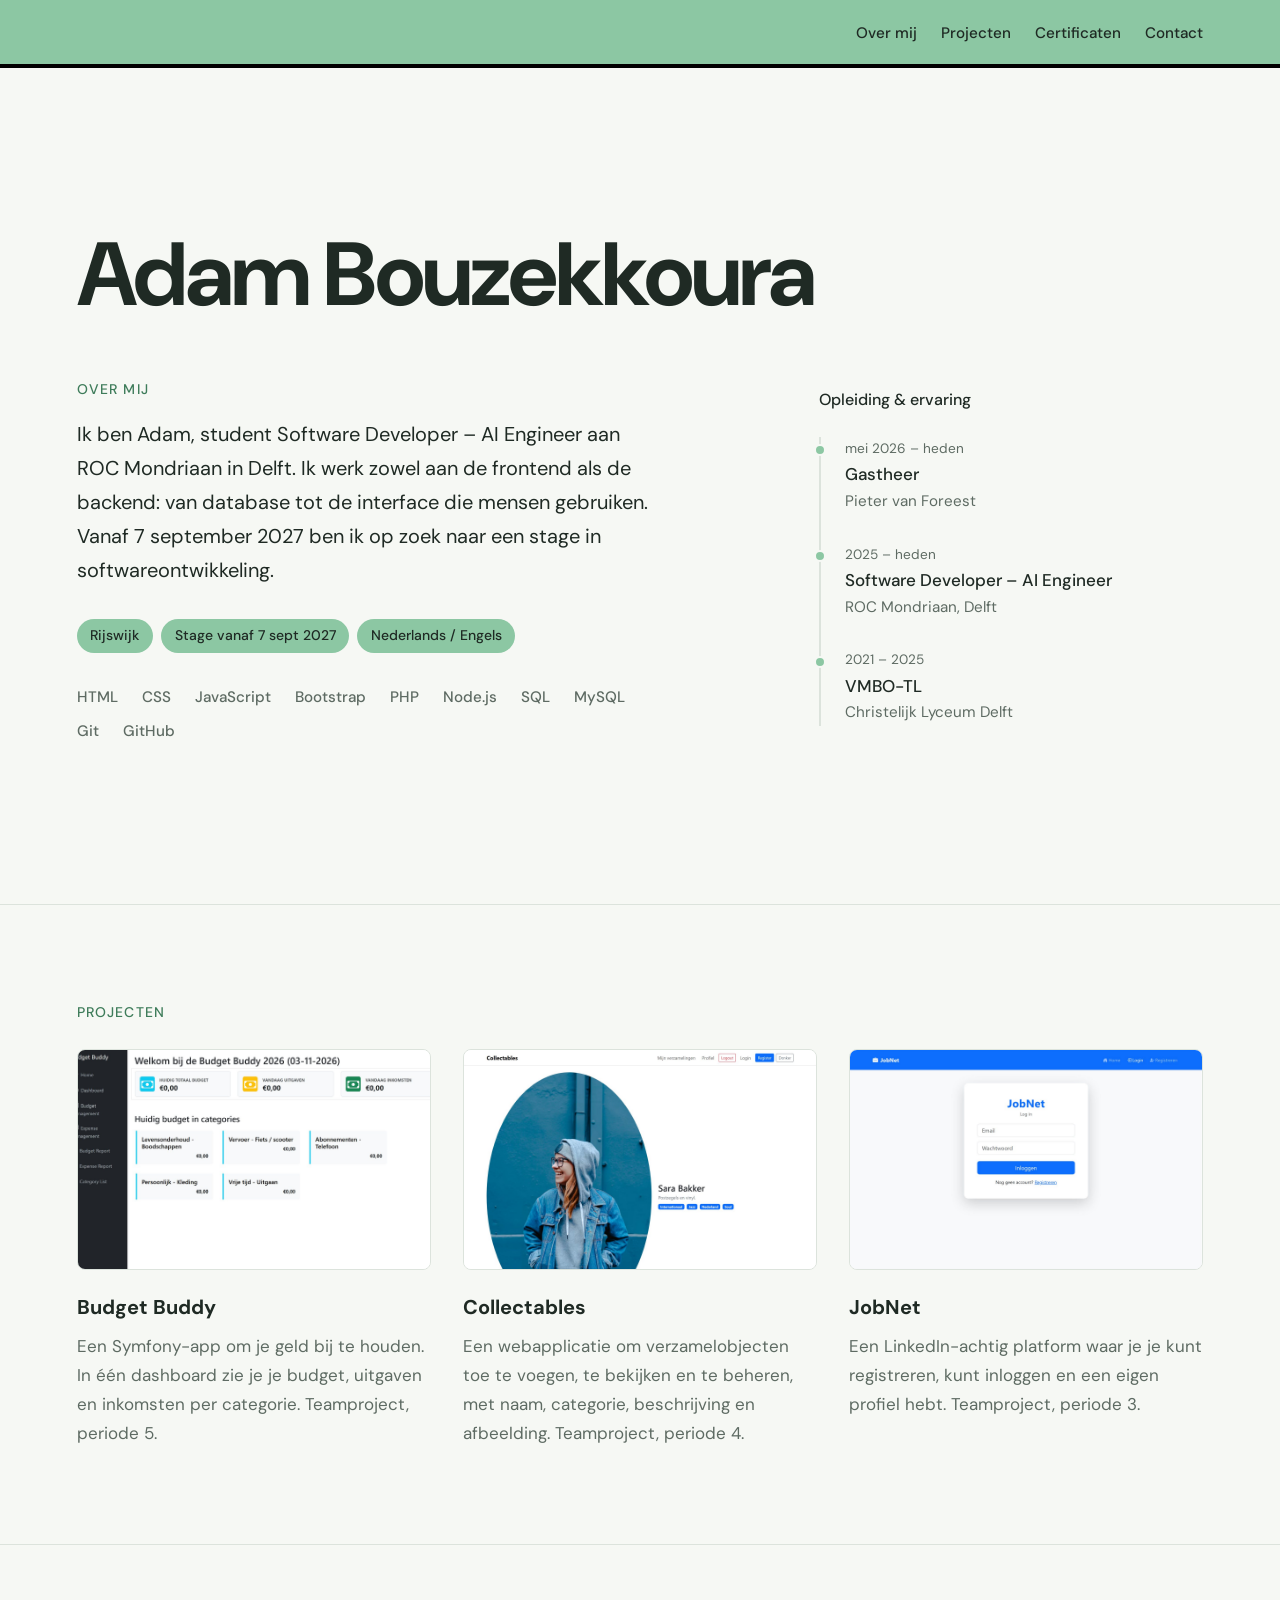
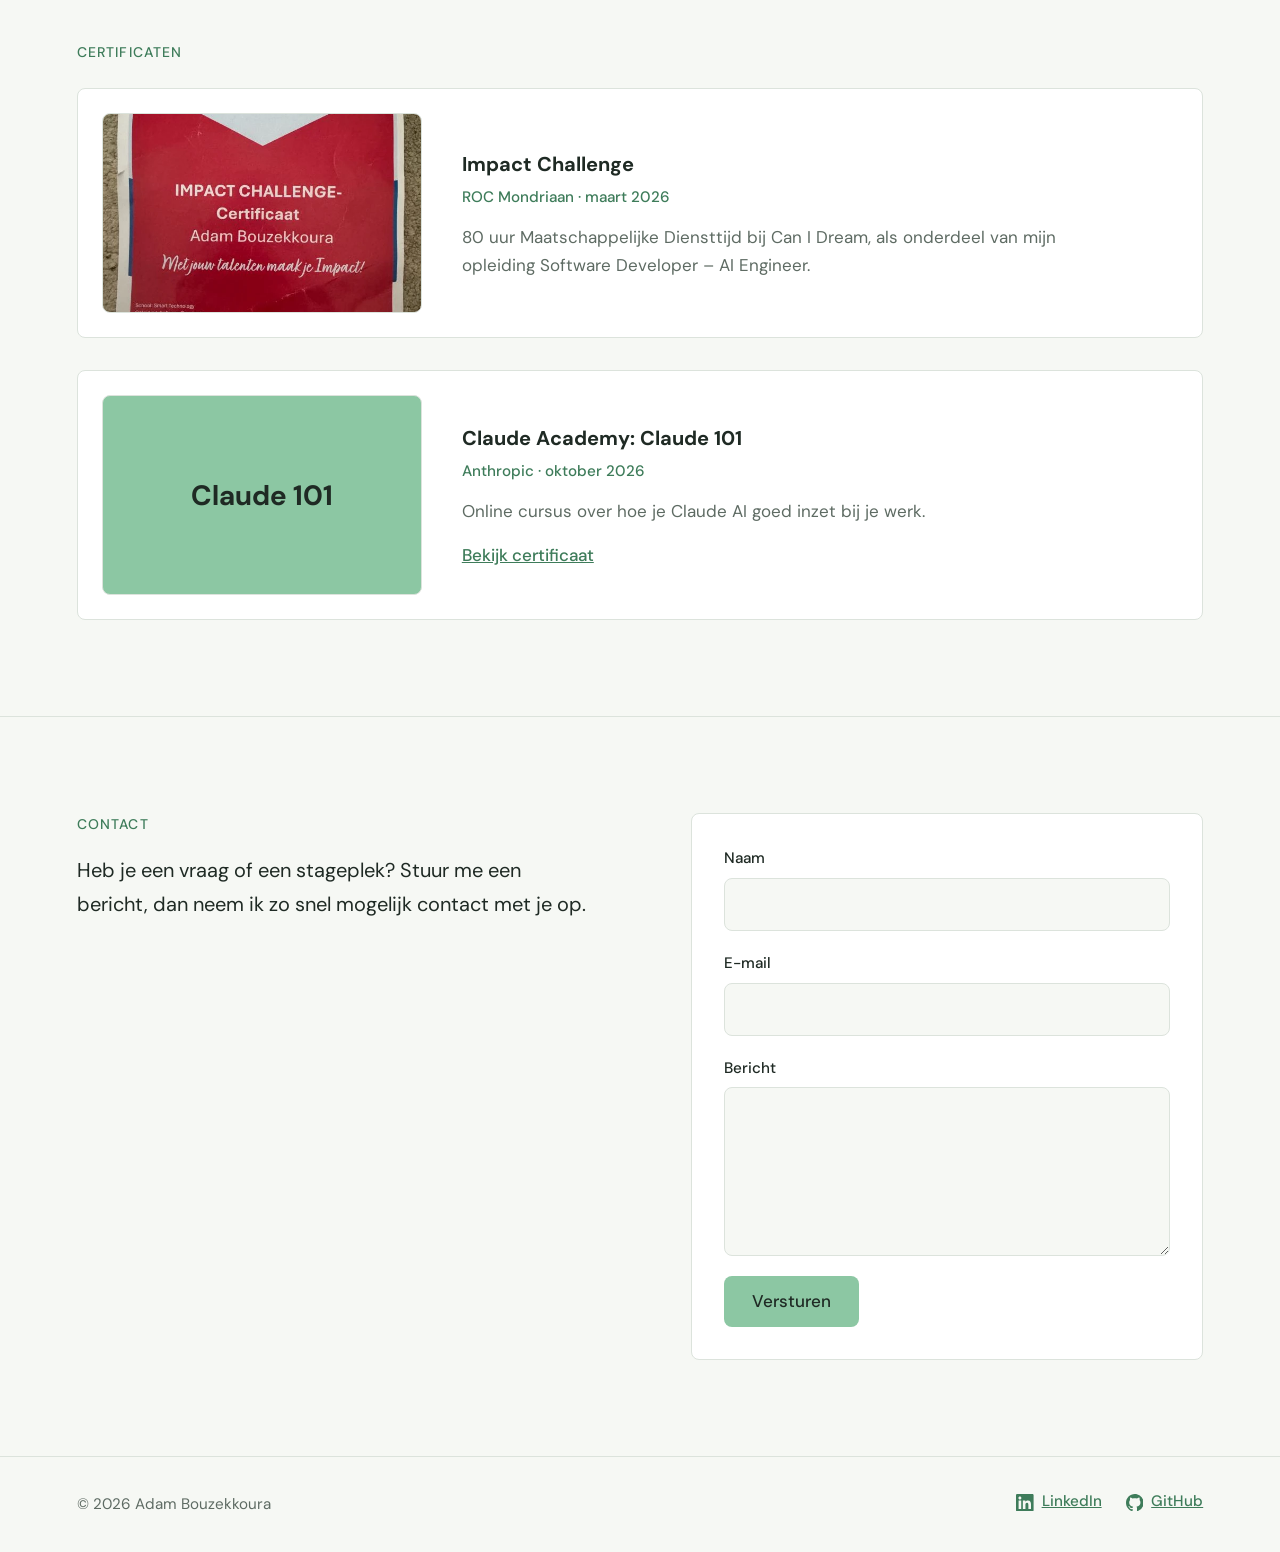
<file: index.html>
<!DOCTYPE html>
<html lang="nl">
<head>
  <meta charset="UTF-8">
  <meta name="viewport" content="width=device-width, initial-scale=1.0">
  <title>Adam Bouzekkoura | Portfolio</title>
  <meta name="description" content="Portfolio van Adam Bouzekkoura, student Software Developer – AI Engineer aan ROC Mondriaan in Delft.">

  <link rel="preconnect" href="https://fonts.googleapis.com">
  <link rel="preconnect" href="https://fonts.gstatic.com" crossorigin>
  <link href="https://fonts.googleapis.com/css2?family=DM+Sans:wght@400;500;700&display=swap" rel="stylesheet">
  <link rel="stylesheet" href="css/style.css">
</head>
<body>

  <header class="site-header">
    <div class="container header-inner">
      <nav aria-label="Hoofdmenu">
        <ul class="nav-list">
          <li><a href="#over-mij">Over mij</a></li>
          <li><a href="#projecten">Projecten</a></li>
          <li><a href="#certificaten">Certificaten</a></li>
          <li><a href="#contact">Contact</a></li>
        </ul>
      </nav>
    </div>
  </header>

  <main>

    <!-- Over mij -->
    <section id="over-mij" class="section">
      <div class="container about">

        <h1 class="name">Adam Bouzekkoura</h1>

        <div class="about-text">
          <h2 class="section-title">Over mij</h2>
          <p class="intro">
            Ik ben Adam, student Software Developer &ndash; AI Engineer aan ROC Mondriaan in Delft.
            Ik werk zowel aan de frontend als de backend: van database tot de interface die
            mensen gebruiken. Vanaf 7 september 2027 ben ik op zoek naar een stage in
            softwareontwikkeling.
          </p>

          <ul class="facts">
            <li>Rijswijk</li>
            <li>Stage vanaf 7 sept 2027</li>
            <li>Nederlands / Engels</li>
          </ul>

          <!-- Skills -->
          <ul class="skills-row" aria-label="Skills">
            <li>HTML</li>
            <li>CSS</li>
            <li>JavaScript</li>
            <li>Bootstrap</li>
            <li>PHP</li>
            <li>Node.js</li>
            <li>SQL</li>
            <li>MySQL</li>
            <li>Git</li>
            <li>GitHub</li>
          </ul>
        </div>

        <div class="timeline-wrap">
          <h3 class="timeline-title">Opleiding &amp; ervaring</h3>
          <ol class="timeline">
            <li class="timeline-item">
              <span class="timeline-date">mei 2026 – heden</span>
              <span class="timeline-role">Gastheer</span>
              <span class="timeline-place">Pieter van Foreest</span>
            </li>
            <li class="timeline-item">
              <span class="timeline-date">2025 – heden</span>
              <span class="timeline-role">Software Developer &ndash; AI Engineer</span>
              <span class="timeline-place">ROC Mondriaan, Delft</span>
            </li>
            <li class="timeline-item">
              <span class="timeline-date">2021 – 2025</span>
              <span class="timeline-role">VMBO-TL</span>
              <span class="timeline-place">Christelijk Lyceum Delft</span>
            </li>
          </ol>
        </div>

      </div>
    </section>

    <!-- Projecten -->
    <section id="projecten" class="section projects">
      <div class="container">
        <h2 class="section-title">Projecten</h2>

        <div class="project-grid">
          <article class="project-card">
            <img src="img/projecten/budget-buddy.jpg" alt="Dashboard van Budget Buddy" class="project-img" loading="lazy">
            <h3 class="project-title">Budget Buddy</h3>
            <p class="project-text">
              Een Symfony-app om je geld bij te houden. In één dashboard zie je je budget,
              uitgaven en inkomsten per categorie. Teamproject, periode 5.
            </p>
          </article>

          <article class="project-card">
            <img src="img/projecten/collectables.jpg" alt="Profielpagina in Collectables" class="project-img" loading="lazy">
            <h3 class="project-title">Collectables</h3>
            <p class="project-text">
              Een webapplicatie om verzamelobjecten toe te voegen, te bekijken en te beheren,
              met naam, categorie, beschrijving en afbeelding. Teamproject, periode 4.
            </p>
          </article>

          <article class="project-card">
            <img src="img/projecten/jobnet.jpg" alt="Loginscherm van JobNet" class="project-img" loading="lazy">
            <h3 class="project-title">JobNet</h3>
            <p class="project-text">
              Een LinkedIn-achtig platform waar je je kunt registreren, kunt inloggen en een
              eigen profiel hebt. Teamproject, periode 3.
            </p>
          </article>
        </div>
      </div>
    </section>

    <!-- Certificaten -->
    <section id="certificaten" class="section certificates">
      <div class="container">
        <h2 class="section-title">Certificaten</h2>

        <div class="cert-list">
          <article class="cert-card">
            <img src="img/certificaten/impact-challenge.webp" alt="Impact Challenge certificaat van ROC Mondriaan" class="cert-img" loading="lazy">
            <div class="cert-body">
              <h3 class="cert-title">Impact Challenge</h3>
              <p class="cert-meta">ROC Mondriaan · maart 2026</p>
              <p class="cert-text">
                80 uur Maatschappelijke Diensttijd bij Can I Dream, als onderdeel van mijn
                opleiding Software Developer &ndash; AI Engineer.
              </p>
            </div>
          </article>

          <article class="cert-card">
            <div class="cert-img cert-badge" aria-hidden="true">Claude 101</div>
            <div class="cert-body">
              <h3 class="cert-title">Claude Academy: Claude 101</h3>
              <p class="cert-meta">Anthropic · oktober 2026</p>
              <p class="cert-text">
                Online cursus over hoe je Claude AI goed inzet bij je werk.
              </p>
              <a href="https://academy.claude.com/verify/57443568894509a28e8debeffc1dcf6d" class="cert-link" target="_blank" rel="noopener">Bekijk certificaat</a>
            </div>
          </article>
        </div>
      </div>
    </section>

    <!-- Contact -->
    <section id="contact" class="section contact">
      <div class="container contact-inner">

        <div class="contact-text">
          <h2 class="section-title">Contact</h2>
          <p class="intro">
            Heb je een vraag of een stageplek? Stuur me een bericht, dan neem ik zo snel
            mogelijk contact met je op.
          </p>
        </div>

        <!-- FormSubmit stuurt het formulier door naar mijn mail -->
        <form class="contact-form" action="https://formsubmit.co/adambouzekkoura1@gmail.com" method="POST">
          <input type="hidden" name="_subject" value="Nieuw bericht via je portfolio">
          <input type="hidden" name="_template" value="table">
          <input type="hidden" name="_next" value="https://adambzka.github.io/#contact">
          <input type="text" name="_honey" class="honey" tabindex="-1" autocomplete="off">

          <label for="naam">Naam</label>
          <input type="text" id="naam" name="naam" autocomplete="name" required>

          <label for="email">E-mail</label>
          <input type="email" id="email" name="email" autocomplete="email" required>

          <label for="bericht">Bericht</label>
          <textarea id="bericht" name="bericht" rows="5" required></textarea>

          <button type="submit" class="contact-button">Versturen</button>
        </form>

      </div>
    </section>

  </main>

  <footer class="site-footer">
    <div class="container footer-inner">
      <p>&copy; 2026 Adam Bouzekkoura</p>
      <ul class="footer-links">
        <li>
          <a href="https://www.linkedin.com/in/adambouzekkoura/" target="_blank" rel="noopener">
            <svg class="footer-icon" viewBox="0 0 24 24" aria-hidden="true"><path d="M20.447 20.452h-3.554v-5.569c0-1.328-.027-3.037-1.852-3.037-1.853 0-2.136 1.445-2.136 2.939v5.667H9.351V9h3.414v1.561h.046c.477-.9 1.637-1.85 3.37-1.85 3.601 0 4.267 2.37 4.267 5.455v6.286zM5.337 7.433c-1.144 0-2.063-.926-2.063-2.065 0-1.138.92-2.063 2.063-2.063 1.14 0 2.064.925 2.064 2.063 0 1.139-.925 2.065-2.064 2.065zm1.777 13.019H3.555V9h3.559v11.452zM22.225 0H1.771C.792 0 0 .774 0 1.729v20.542C0 23.227.792 24 1.771 24h20.451C23.2 24 24 23.227 24 22.271V1.729C24 .774 23.2 0 22.222 0h.003z"/></svg>
            LinkedIn
          </a>
        </li>
        <li>
          <a href="https://github.com/adambzka" target="_blank" rel="noopener">
            <svg class="footer-icon" viewBox="0 0 16 16" aria-hidden="true"><path d="M8 0C3.58 0 0 3.58 0 8c0 3.54 2.29 6.53 5.47 7.59.4.07.55-.17.55-.38 0-.19-.01-.82-.01-1.49-2.01.37-2.53-.49-2.69-.94-.09-.23-.48-.94-.82-1.13-.28-.15-.68-.52-.01-.53.63-.01 1.08.58 1.23.82.72 1.21 1.87.87 2.33.66.07-.52.28-.87.51-1.07-1.78-.2-3.64-.89-3.64-3.95 0-.87.31-1.59.82-2.15-.08-.2-.36-1.02.08-2.12 0 0 .67-.21 2.2.82.64-.18 1.32-.27 2-.27.68 0 1.36.09 2 .27 1.53-1.04 2.2-.82 2.2-.82.44 1.1.16 1.92.08 2.12.51.56.82 1.27.82 2.15 0 3.07-1.87 3.75-3.65 3.95.29.25.54.73.54 1.48 0 1.07-.01 1.93-.01 2.2 0 .21.15.46.55.38A8.013 8.013 0 0016 8c0-4.42-3.58-8-8-8z"/></svg>
            GitHub
          </a>
        </li>
      </ul>
    </div>
  </footer>

</body>
</html>
</file>
<file: css/style.css>
/* Kleuren en basiswaarden */
:root {
  --bg: #F6F8F4;
  --text: #1F2A24;
  --text-muted: #5E6B63;
  --accent: #8CC7A3;
  --accent-dark: #3E7C5A;
  --line: #DCE3DC;

  --font: "DM Sans", system-ui, sans-serif;
  --max-width: 1440px;
  --header-h: 4rem;
  --radius: 8px;
}

*,
*::before,
*::after {
  box-sizing: border-box;
}

/* Soepel naar een sectie scrollen bij een menulink */
html {
  scroll-behavior: smooth;
}

@media (prefers-reduced-motion: reduce) {
  html {
    scroll-behavior: auto;
  }
}

body {
  margin: 0;
  background: var(--bg);
  color: var(--text);
  font-family: var(--font);
  font-size: 1.0625rem;
  line-height: 1.7;
}

a {
  color: var(--accent-dark);
}

.container {
  width: 100%;
  max-width: var(--max-width);
  margin: 0 auto;
  padding: 0 clamp(1.5rem, 6vw, 6rem);
}

/* Header */
.site-header {
  position: sticky;
  top: 0;
  z-index: 10;
  background: var(--accent);
  border-bottom: 4px solid #000000;
}

.header-inner {
  display: flex;
  align-items: center;
  justify-content: flex-end;
  height: var(--header-h);
}

.nav-list {
  display: flex;
  gap: 1.5rem;
  margin: 0;
  padding: 0;
  list-style: none;
}

.nav-list a {
  color: var(--text);
  text-decoration: none;
  font-size: 0.95rem;
  font-weight: 500;
  white-space: nowrap;
}

.nav-list a:hover,
.nav-list a:focus-visible {
  text-decoration: underline;
  text-underline-offset: 4px;
}

/* Secties */
.section {
  padding: 6rem 0;
  /* Zodat de sticky header de sectie niet bedekt bij een menulink */
  scroll-margin-top: var(--header-h);
}

.section-title {
  margin: 0 0 1rem;
  font-size: 0.875rem;
  font-weight: 500;
  letter-spacing: 0.08em;
  text-transform: uppercase;
  color: var(--accent-dark);
}

/* Over mij */
#over-mij {
  display: flex;
  align-items: center;
  min-height: calc(100vh - var(--header-h));
}

.about {
  display: grid;
  grid-template-columns: minmax(0, 1.4fr) minmax(0, 1fr);
  column-gap: clamp(3rem, 10vw, 10rem);
  row-gap: 3.5rem;
  align-items: start;
}

.name {
  grid-column: 1 / -1;
  margin: 0;
  font-size: clamp(2.5rem, 7vw, 6rem);
  font-weight: 700;
  line-height: 1.05;
  letter-spacing: -0.03em;
}

.intro {
  margin: 0 0 2rem;
  max-width: 40rem;
  font-size: 1.25rem;
}

.facts {
  display: flex;
  flex-wrap: wrap;
  gap: 0.5rem;
  margin: 0;
  padding: 0;
  list-style: none;
}

.facts li {
  padding: 0.3rem 0.85rem;
  border-radius: 999px;
  background: var(--accent);
  color: var(--text);
  font-size: 0.875rem;
  font-weight: 500;
}

/* Tijdlijn */
.timeline-wrap {
  justify-self: end;
  width: 100%;
  max-width: 24rem;
  padding-top: 0.5rem;
}

.timeline-title {
  margin: 0 0 1.5rem;
  font-size: 1rem;
  font-weight: 500;
}

.timeline {
  margin: 0;
  padding: 0;
  list-style: none;
  border-left: 2px solid var(--line);
}

.timeline-item {
  position: relative;
  display: flex;
  flex-direction: column;
  padding: 0 0 1.75rem 1.5rem;
}

.timeline-item:last-child {
  padding-bottom: 0;
}

.timeline-item::before {
  content: "";
  position: absolute;
  left: -7px;
  top: 0.45rem;
  width: 12px;
  height: 12px;
  border-radius: 50%;
  background: var(--accent);
  border: 2px solid var(--bg);
}

.timeline-date {
  font-size: 0.85rem;
  color: var(--text-muted);
}

.timeline-role {
  font-weight: 500;
}

.timeline-place {
  font-size: 0.95rem;
  color: var(--text-muted);
}

/* Skills */
.skills-row {
  display: flex;
  flex-wrap: wrap;
  gap: 0.5rem 1.5rem;
  max-width: 40rem;
  margin: 2rem 0 0;
  padding: 0;
  list-style: none;
}

.skills-row li {
  color: var(--text-muted);
  font-size: 0.95rem;
  font-weight: 500;
}

/* Projecten */
.projects {
  border-top: 1px solid var(--line);
}

.project-grid {
  display: grid;
  grid-template-columns: repeat(3, minmax(0, 1fr));
  gap: 2rem;
  margin-top: 1.5rem;
}

.project-img {
  display: block;
  width: 100%;
  aspect-ratio: 16 / 10;
  object-fit: cover;
  object-position: top;
  border: 1px solid var(--line);
  border-radius: var(--radius);
  background: #FFFFFF;
}

.project-title {
  margin: 1.25rem 0 0.5rem;
  font-size: 1.25rem;
  font-weight: 700;
}

.project-text {
  margin: 0;
  color: var(--text-muted);
}

@media (max-width: 1000px) {
  .project-grid {
    grid-template-columns: repeat(2, minmax(0, 1fr));
  }
}

/* Certificaten */
.certificates {
  border-top: 1px solid var(--line);
}

.cert-list {
  display: grid;
  gap: 2rem;
  margin-top: 1.5rem;
}

.cert-card {
  display: grid;
  grid-template-columns: minmax(0, 20rem) minmax(0, 1fr);
  gap: 2.5rem;
  align-items: center;
  padding: 1.5rem;
  background: #FFFFFF;
  border: 1px solid var(--line);
  border-radius: var(--radius);
}

.cert-img {
  display: block;
  width: 100%;
  aspect-ratio: 16 / 10;
  object-fit: cover;
  object-position: center 45%;
  border: 1px solid var(--line);
  border-radius: var(--radius);
}

.cert-badge {
  display: flex;
  align-items: center;
  justify-content: center;
  background: var(--accent);
  color: var(--text);
  font-size: 1.75rem;
  font-weight: 700;
}

.cert-title {
  margin: 0 0 0.25rem;
  font-size: 1.25rem;
  font-weight: 700;
}

.cert-meta {
  margin: 0 0 0.75rem;
  font-size: 0.95rem;
  color: var(--accent-dark);
  font-weight: 500;
}

.cert-text {
  margin: 0;
  max-width: 40rem;
  color: var(--text-muted);
}

.cert-link {
  display: inline-block;
  margin-top: 1rem;
  font-weight: 500;
}

/* Contact */
.contact {
  border-top: 1px solid var(--line);
}

.contact-inner {
  display: grid;
  grid-template-columns: minmax(0, 1fr) minmax(0, 1fr);
  column-gap: clamp(3rem, 8vw, 8rem);
  align-items: start;
}

.contact-form {
  display: flex;
  flex-direction: column;
  padding: 2rem;
  background: #FFFFFF;
  border: 1px solid var(--line);
  border-radius: var(--radius);
}

.contact-form label {
  margin-bottom: 0.35rem;
  font-size: 0.95rem;
  font-weight: 500;
}

.contact-form input,
.contact-form textarea {
  margin-bottom: 1.25rem;
  padding: 0.7rem 0.9rem;
  border: 1px solid var(--line);
  border-radius: var(--radius);
  background: var(--bg);
  color: var(--text);
  font: inherit;
}

.contact-form textarea {
  resize: vertical;
}

.contact-form input:focus,
.contact-form textarea:focus {
  outline: 2px solid var(--accent);
  border-color: var(--accent-dark);
}

/* Verborgen veld tegen spam */
.contact-form .honey {
  display: none;
}

.contact-button {
  align-self: flex-start;
  padding: 0.7rem 1.75rem;
  border: none;
  border-radius: var(--radius);
  background: var(--accent);
  color: var(--text);
  font: inherit;
  font-weight: 500;
  cursor: pointer;
}

.contact-button:hover,
.contact-button:focus-visible {
  background: var(--accent-dark);
  color: #FFFFFF;
}

/* Footer */
.site-footer {
  border-top: 1px solid var(--line);
}

.footer-inner {
  display: flex;
  flex-wrap: wrap;
  align-items: center;
  justify-content: space-between;
  gap: 1rem;
  padding-top: 2rem;
  padding-bottom: 2rem;
  font-size: 0.95rem;
  color: var(--text-muted);
}

.footer-inner p {
  margin: 0;
}

.footer-links {
  display: flex;
  gap: 1.5rem;
  margin: 0;
  padding: 0;
  list-style: none;
}

.footer-links a {
  display: inline-flex;
  align-items: center;
  gap: 0.5rem;
  font-weight: 500;
}

.footer-icon {
  width: 1.1rem;
  height: 1.1rem;
  fill: currentColor;
}

/* Mobiel */
@media (max-width: 760px) {
  .section {
    padding: 3.5rem 0;
  }

  .cert-card {
    grid-template-columns: minmax(0, 1fr);
    gap: 1.25rem;
  }

  .nav-list {
    gap: 1rem;
  }

  .contact-inner {
    grid-template-columns: minmax(0, 1fr);
  }

  .contact-form {
    padding: 1.5rem;
  }

  #over-mij {
    min-height: auto;
  }

  .about {
    grid-template-columns: minmax(0, 1fr);
    row-gap: 2.5rem;
  }

  .timeline-wrap {
    justify-self: start;
    max-width: none;
  }

  .project-grid {
    grid-template-columns: minmax(0, 1fr);
    gap: 2.5rem;
  }

  .intro {
    font-size: 1.1rem;
  }
}
</file>
